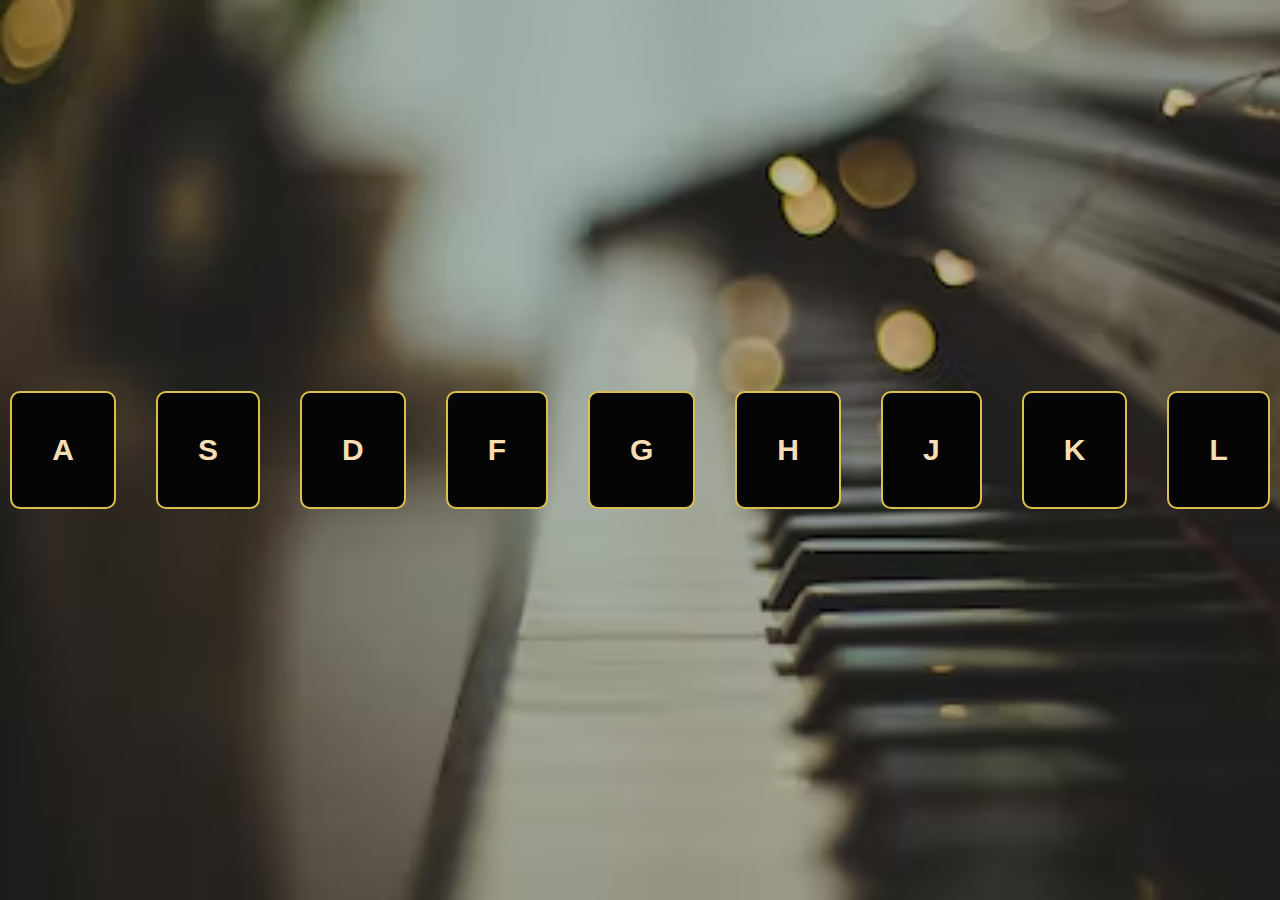
<file: index.html>
<!DOCTYPE html>
<html lang="en">
<head>
    <meta charset="UTF-8">
    <meta http-equiv="X-UA-Compatible" content="IE=edge">
    <meta name="viewport" content="width=device-width, initial-scale=1.0">
    <title>Document</title>
    <link rel="stylesheet" href="style.css">
</head>
<body>
    <div class="container">
        <div class="keys">
            <button data-key="65" class="key">A</button>
            <button data-key="83" class="key">S</button>
            <button data-key="68" class="key">D</button>
            <button data-key="70" class="key">F</button>
            <button data-key="71" class="key">G</button>
            <button data-key="72" class="key">H</button>
            <button data-key="74" class="key">J</button>
            <button data-key="75" class="key">K</button>
            <button data-key="76" class="key">L</button>
        </div>
    </div>
    <audio data-key="65" src="./sound/clap.wav"></audio>
    <audio data-key="83" src="./sound/crash.mp3"></audio>
    <audio data-key="68" src="./sound/snare.mp3"></audio>
    <audio data-key="70" src="./sound/kick-bass.mp3"></audio>
    <audio data-key="71" src="./sound/ride.wav"></audio>
    <audio data-key="72" src="./sound/kick.wav"></audio>
    <audio data-key="74" src="./sound/tom-1.mp3"></audio>
    <audio data-key="75" src="./sound/hihat.wav"></audio>
    <audio data-key="76" src="./sound/openhat.wav"></audio>
    <script src="index.js"></script>
</body>
</html>
</file>
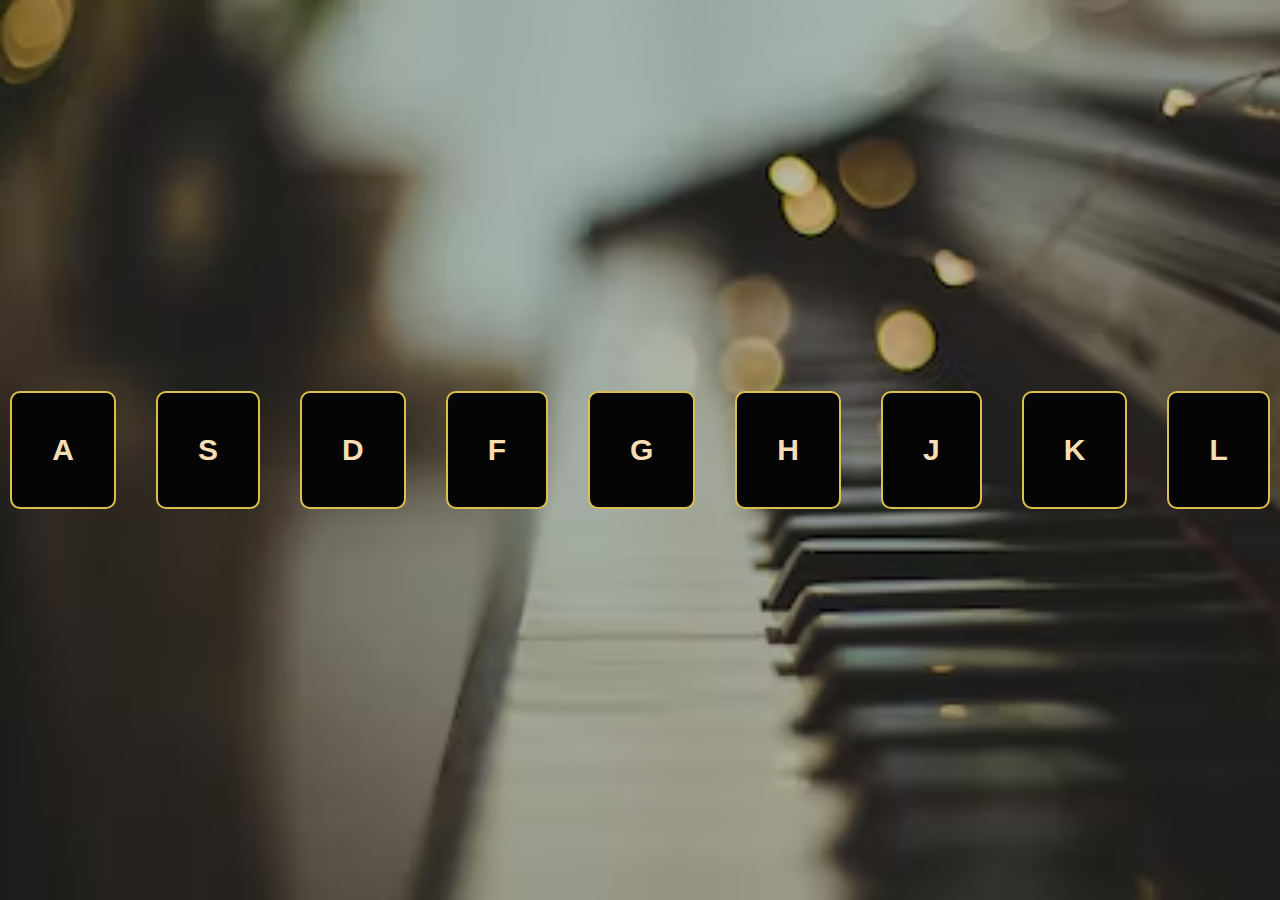
<file: main.html>
<!DOCTYPE html>
<html lang="en">
<head>
    <meta charset="UTF-8">
    <meta http-equiv="X-UA-Compatible" content="IE=edge">
    <meta name="viewport" content="width=device-width, initial-scale=1.0">
    <title>Document</title>
    <link rel="stylesheet" href="style.css">
</head>
<body>
    <div class="container">
        <div class="keys">
            <button data-key="65" class="key">A</button>
            <button data-key="83" class="key">S</button>
            <button data-key="68" class="key">D</button>
            <button data-key="70" class="key">F</button>
            <button data-key="71" class="key">G</button>
            <button data-key="72" class="key">H</button>
            <button data-key="74" class="key">J</button>
            <button data-key="75" class="key">K</button>
            <button data-key="76" class="key">L</button>
        </div>
    </div>
    <audio data-key="65" src="./sound/clap.wav"></audio>
    <audio data-key="83" src="./sound/crash.mp3"></audio>
    <audio data-key="68" src="./sound/snare.mp3"></audio>
    <audio data-key="70" src="./sound/kick-bass.mp3"></audio>
    <audio data-key="71" src="./sound/ride.wav"></audio>
    <audio data-key="72" src="./sound/kick.wav"></audio>
    <audio data-key="74" src="./sound/tom-1.mp3"></audio>
    <audio data-key="75" src="./sound/hihat.wav"></audio>
    <audio data-key="76" src="./sound/openhat.wav"></audio>
    <script src="main.js"></script>
</body>
</html>
</file>
<file: style.css>
*{
    padding: 0;
    margin: 0;
    box-sizing: border-box;
}

.keys{
    display: flex;
    justify-content: center;
    align-items: center;
    height: 100vh;
}

.container{
    background-image: url("drums.avif");
    background-repeat: no-repeat;
    background-size: cover;
}

.key{
margin: 20px;
border: 2px solid rgb(221, 192, 76);
padding: 40px;
background-color:rgb(5, 5, 5);
font-size: 30px;
transition: all 0.09s;
font-weight: bold;
border-radius: 10px;
color: wheat;

}

.playing{
    border: 5px solid yellow;
    transform: scale(1.1);
    box-shadow: 0 0 10px rgb(218, 248, 50);
    font-size: 40px;
}
</file>
